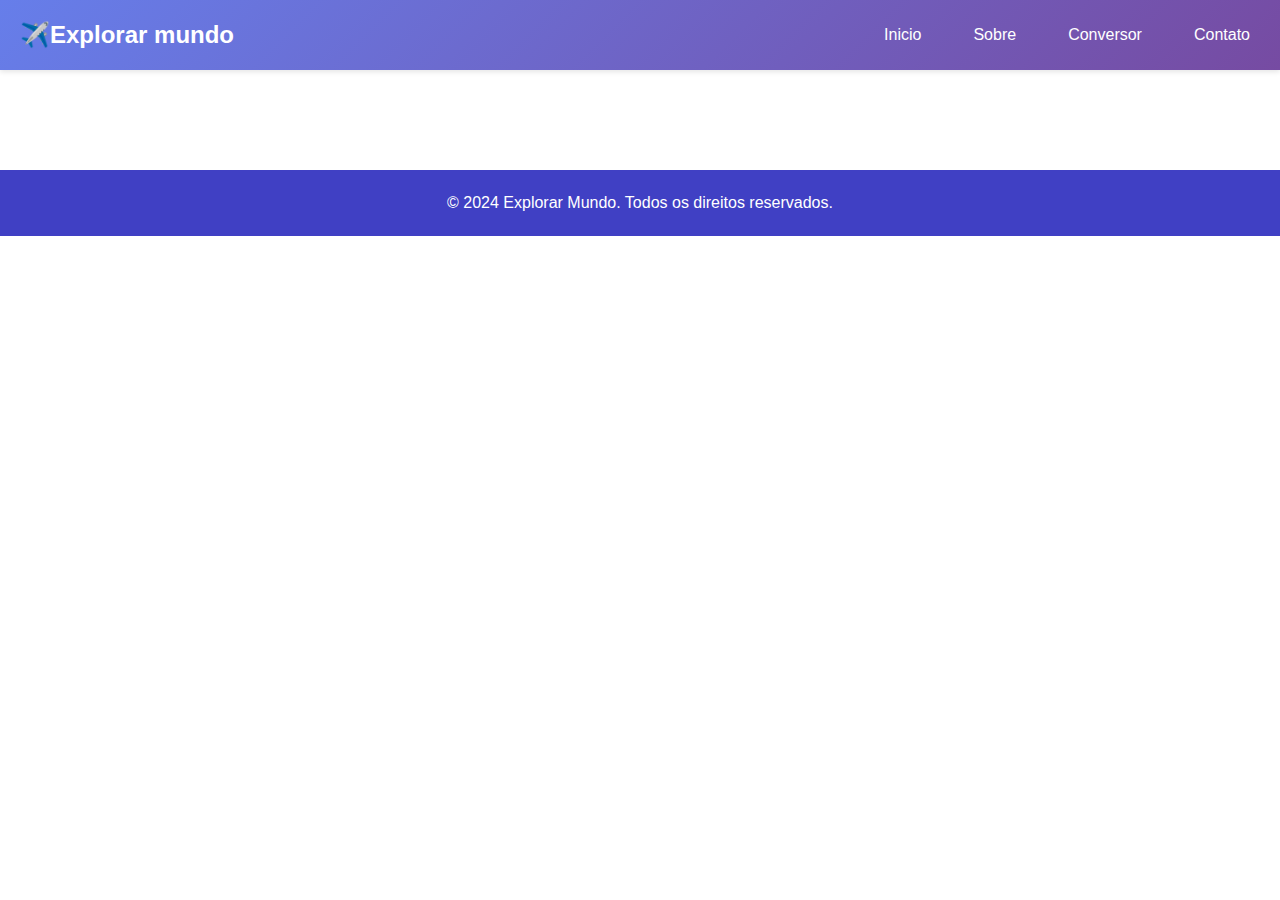
<file: contato.html>
<!DOCTYPE html>
<html lang="pt-br">
    <head>
        <meta charset="UTF-8">
        <meta name="viewport" content="width=device-width, initial-scale=1.0">
        <title>Document</title>
        <link rel="stylesheet" href="style.css">
    </head>
    <body>
        <!--Cabeçalhos-->
        <header class="header">
            <nav class="nav">
                <div class="nav-logo">
                    <h2>✈️Explorar mundo</h2>
                </div>
                <ul class="nav-menu">
                    <li><a href="index.html" class="nav-link">Inicio</a></li>
                    <li><a href="sobre.html" class="nav-link">Sobre</a></li>
                    <li><a href="conversor.html" class="nav-link">Conversor</a></li>
                    <li><a href="contato.html" class="nav-link">Contato</a></li>
                </ul>
            </nav>
        </header>

        <main>

        </main>
    
        <footer class="container-rodape">
            <p>© 2024 Explorar Mundo. Todos os direitos reservados.</p>
        </footer>

    </body>
</html>
</file>
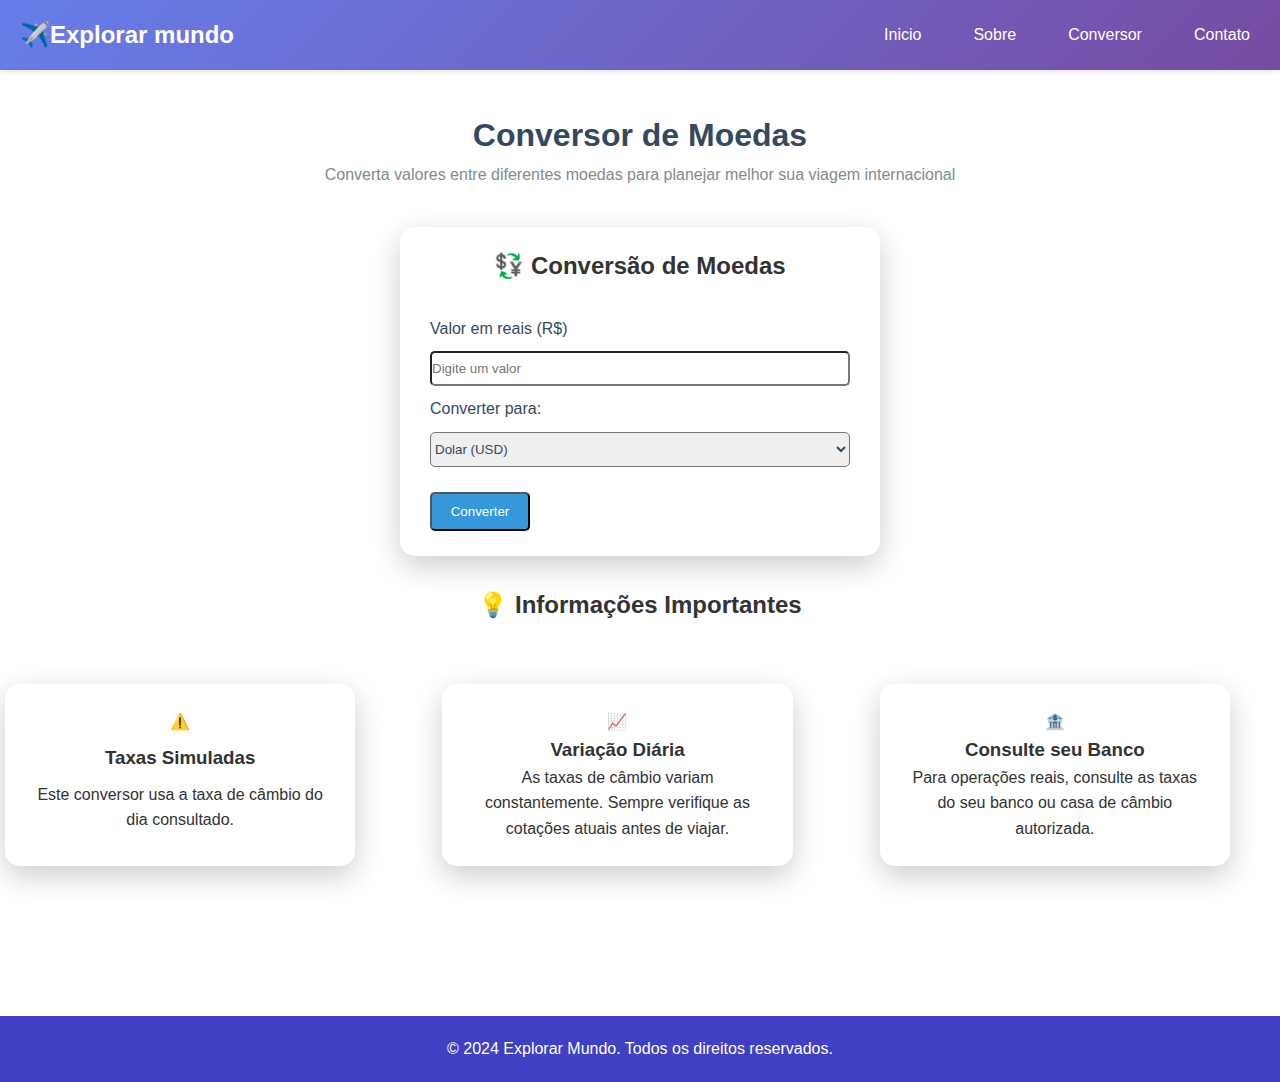
<file: conversor.html>
<!DOCTYPE html>
<html lang="pt-br">
    <head>
        <meta charset="UTF-8">
        <meta name="viewport" content="width=device-width, initial-scale=1.0">
        <title>Document</title>
        <link rel="stylesheet" href="style.css">
    </head>
    <body>
        <!--Cabeçalhos-->
        <header class="header">
            <nav class="nav">
                <div class="nav-logo">
                    <h2>✈️Explorar mundo</h2>
                </div>
                <ul class="nav-menu">
                    <li><a href="index.html" class="nav-link">Inicio</a></li>
                    <li><a href="sobre.html" class="nav-link">Sobre</a></li>
                    <li><a href="conversor.html" class="nav-link">Conversor</a></li>
                    <li><a href="contato.html" class="nav-link">Contato</a></li>
                </ul>
            </nav>
        </header>

        <main>
            <div class="alinhamento-conversor">
                <h1>Conversor de Moedas</h1>
                <p>Converta valores entre diferentes moedas para planejar melhor sua viagem internacional</p>
            </div>
            <!--Conversor-->
            <section class="conversor-section">
                    
                

                <div class="container-conversor">
                    <h2>💱 Conversão de Moedas</h2>
                    
                    <div class="form">

                        <label class="label-conversor" for="valor">Valor em reais (R$)</label>
                        <input class="input-conversor" type="number" id="valor" placeholder="Digite um valor">
                    

                    
                        <label class="label-conversor" for="moeda_label">Converter para:</label>
                        <select class="input-conversor" name="" id="moeda">
                            <option value="USD">Dolar (USD)</option>
                            <option value="EUR">Euro (EUR)</option>
                            <option value="GBP">Libra (GBP)</option>
                        </select>

                        <button class="secundary-button-conversor" onclick="converter()">Converter</button>
                        <div id="resultado"></div>
                    </div>
                </div>
            </section>

            <section class="info">
                <div class="info-container">
                    <h2 class="section-title">💡 Informações Importantes</h2>
                    <div class="info-grid">
                        
                        <div class="info-card">
                            <p class="info-icons">⚠️</p>
                            <h3>Taxas Simuladas</h3>
                            <p>Este conversor usa a taxa de câmbio do
                                dia consultado.</p>
                        </div>

                        <div class="info-card">
                            <p class="info-icons">📈</p>
                            <h3>Variação Diária</h3>
                            <p>As taxas de câmbio variam
                                constantemente. Sempre verifique as
                                cotações atuais antes de viajar.</p>
                        </div>

                        <div class="info-card">
                            <p class="info-icons">🏦</p>
                            <h3>Consulte seu Banco</h3>
                            <p>Para operações reais, consulte as taxas
                                do seu banco ou casa de câmbio
                                autorizada.</p>
                        </div>

            </section>

        </main>

        <footer class="container-rodape">
            <p>© 2024 Explorar Mundo. Todos os direitos reservados.</p>
        </footer>

        <script src="script.js"></script>
    </body>

</html>
</file>
<file: style.css>
*{
    margin: 0%;
    padding: 0%; 
    /* border: 1px red solid; */
    box-sizing: border-box;
}

body{
    font-family: 'arial', sans-serif;
    line-height: 1.6;
    color: #333;
}

.header{
    background: linear-gradient(135deg, #667eea 0%, #764ba2 100%);
    color: white;
    padding: 16px 0;
    box-shadow: 0 2px 5px rgba(0,0,0,0.1); 
}

main {
    flex: 1;
}

.nav{
    display: flex;
    justify-content: space-between;
    align-items: center;
    max-width: 100vw;
    margin: 0 auto;
    padding: 0 20px;

}
.nav-logo h1{
    font-size: 24px;
}

.nav-menu{
    display: flex;
    list-style: none;
    gap: 32px;
    
}

.container-banner{
    position: relative;
    width: 100%;
    height: auto;
}

.container-banner img{
    max-width: 100%;
    height: auto;
    
}
.primary-button{
    color: white;
    background-color:#e74c3c;;
    text-decoration: none;
    border-radius: 5px;
    padding: 10px; 
}

.sobreposicao-banner{
    position: absolute;
    top: 50%;
    left: 50%;
    transform: translate(-50%, -50%);
    width: 30%;
    height: 30%;
    z-index: 2; /* Está acima da imagem */
    background-color: rgba(0, 0, 0, 0.4); /* Fundo escuro semitransparente */
    color: white;
    display: flex;
    flex-direction: column;
    justify-content: center;
    align-items: center;
    text-align: center;
    border-radius: 10px;
}

.nav-link{
    color: white;
    text-decoration: none;
    padding: 10px 10px;
}
.nav-link:hover{
    cursor: pointer;
    opacity: 0.8;
}

.section-title{
    text-align: center;
    margin: 30px;
}

.destinos-grid{
    display: grid;
    grid-template-columns: repeat(auto-fit, minmax(600px, 2fr));
    
}

.destinos-card{
    background-color: white;
    border-radius: 15px;
    box-shadow: 0px 10px 30px rgba(0,0,0,0.2);
    transition: transform 0.3s, box-shadow 0.3s;
    overflow: hidden;
    margin: 30px 50px 50px 50px;
    display: grid;
    
    
}

.destinos-img{
   width: 100%; 
   height: auto;
   object-fit: cover;
   transition: transform 0.9;
}

.destinos-info{
    padding: 10px 20px;  
    gap: 10px;
    justify-self: start;
    display: flex;
    flex-direction: column;
}

.secundary-button{
    color: white;
    background-color:#3498db;
    text-decoration: none;
    border-radius: 5px;
    padding: 10px;
    width: 100px;
    text-align: center;
}


.vantagens-grid{
    display: grid;
    grid-template-columns: repeat(auto-fit, minmax(250px, 1fr));
    gap: 2rem;
}

.vantagens-card{
    background-color: white;
    border-radius: 15px;
    box-shadow: 0px 10px 30px rgba(0,0,0,0.2);
    /* transition: transform 0.3s, box-shadow 0.3s; */
    overflow: hidden;
    text-align: center;
    margin: 20px 20px;
}

.vantagens-icons{
    font-size: 55px;
}

/*------- estilização do conversor -------*/

.alinhamento-conversor{
    text-align: center;
    margin: 40px;
}

.alinhamento-conversor h1{
    color:  #34495e;
}

.alinhamento-conversor{
    color: #7f8c8d;
}



.form{
    display: grid;
    padding: 0px 30px;  
    
    color:  #34495e;
}


.input-conversor{
    border-radius: 5px;
    height: 35px;
    color: #34495e;
}

.container-conversor{   
    border-radius: 15px;
    box-shadow: 0px 10px 30px rgba(0,0,0,0.2);
    overflow: hidden;
    display: grid;
    margin: 0px 400px 0px 400px;
}

.container-conversor h2{
   text-align: center;
   padding: 20px;
}

.label-conversor{
    padding: 10px 0px;
    justify-items: start;
    
}


.secundary-button-conversor{
    color: white;
    background-color:#3498db;
    text-decoration: none;
    border-radius: 5px;
    padding: 10px;
    width: 100px;
    margin:25px 0px
    
}



/* border: 1px red solid; */




.container-rodape{
    text-align: center;
    background-color: rgb(64, 64, 196);
    color: white;
    padding: 20px;
    margin-top: 100px;
    margin-bottom: 0px;
}

/* ------- conversor info-grid -------*/

.info-grid{
    display: grid;
    grid-template-columns: repeat(auto-fit, minmax(250px, 1fr));
    gap: 2rem;
}

.info-card{
    background-color: white;
    border-radius: 15px;
    box-shadow: 0px 10px 30px rgba(0,0,0,0.2);
    transition: transform 0.3s, box-shadow 0.3s;
    overflow: hidden;
    margin: 30px 50px 50px 5px;
    display: grid;
    text-align: center;
    padding: 25px;
}
</file>
